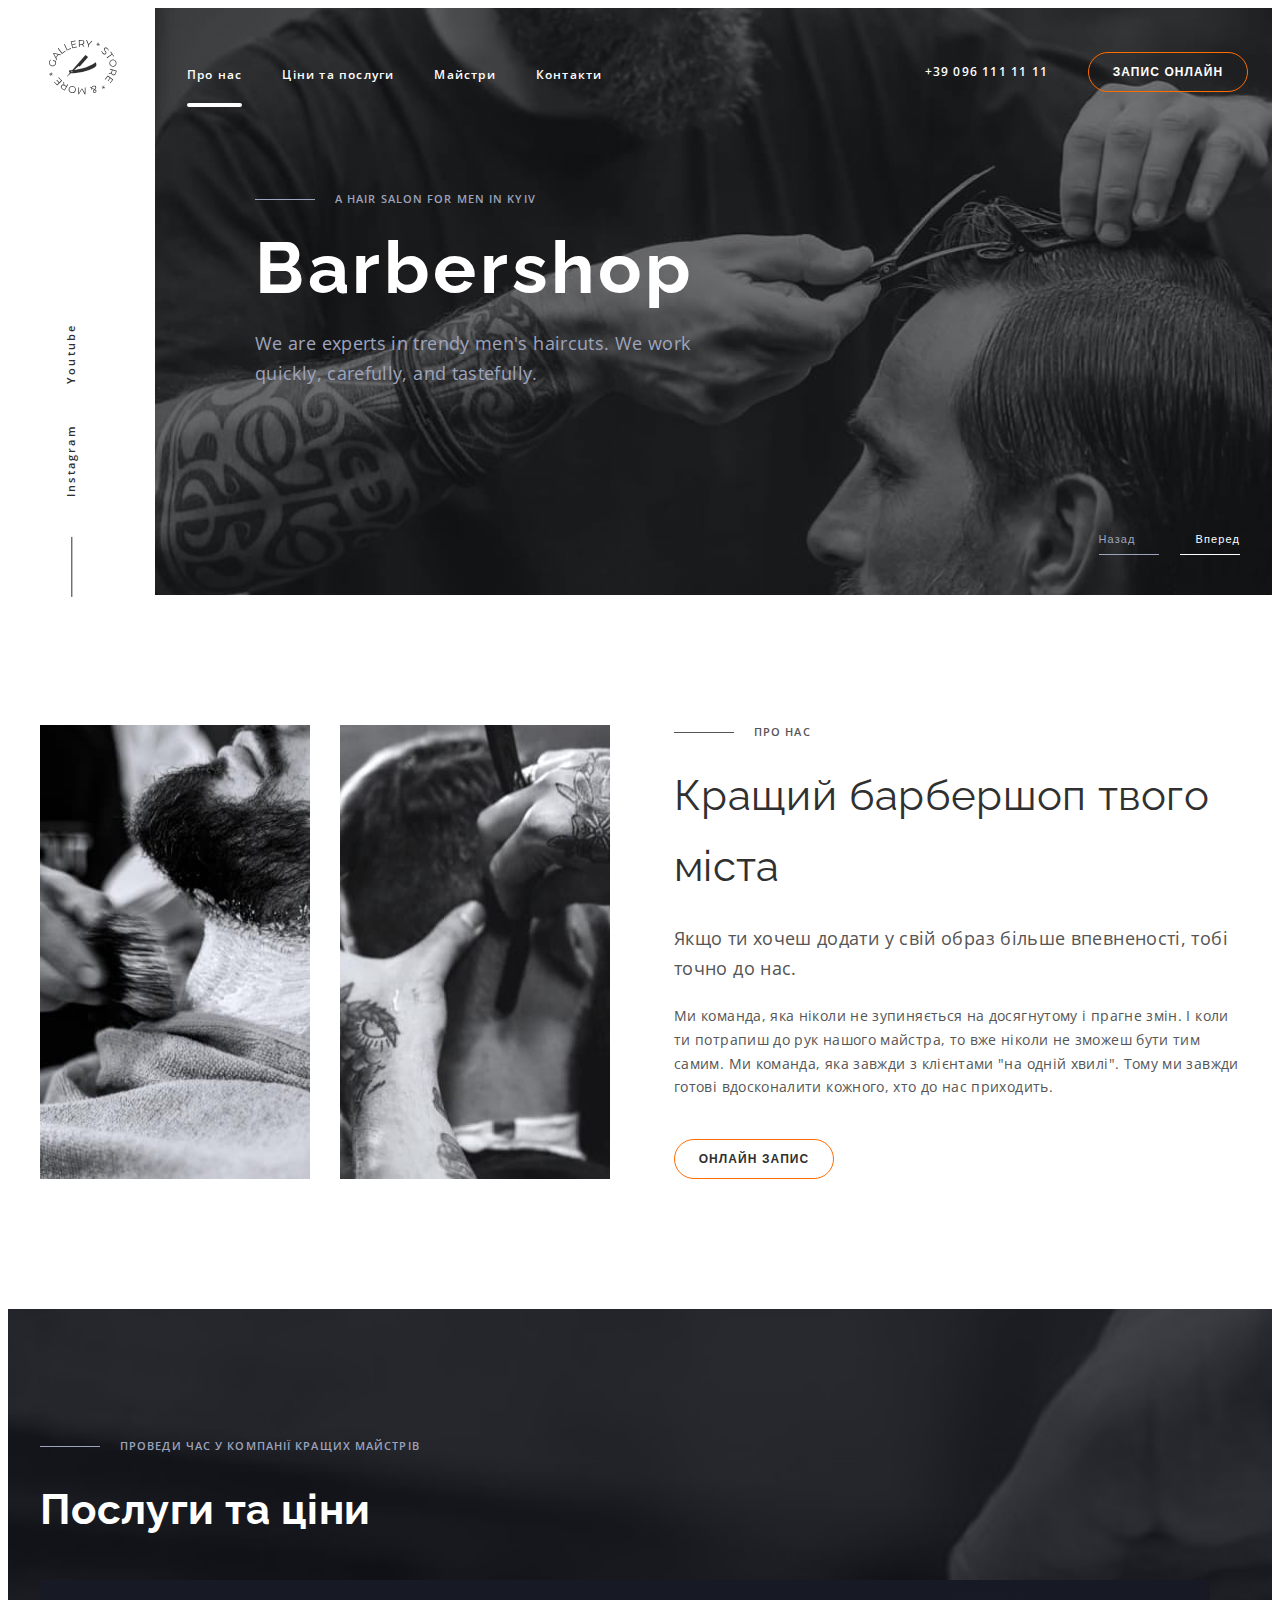
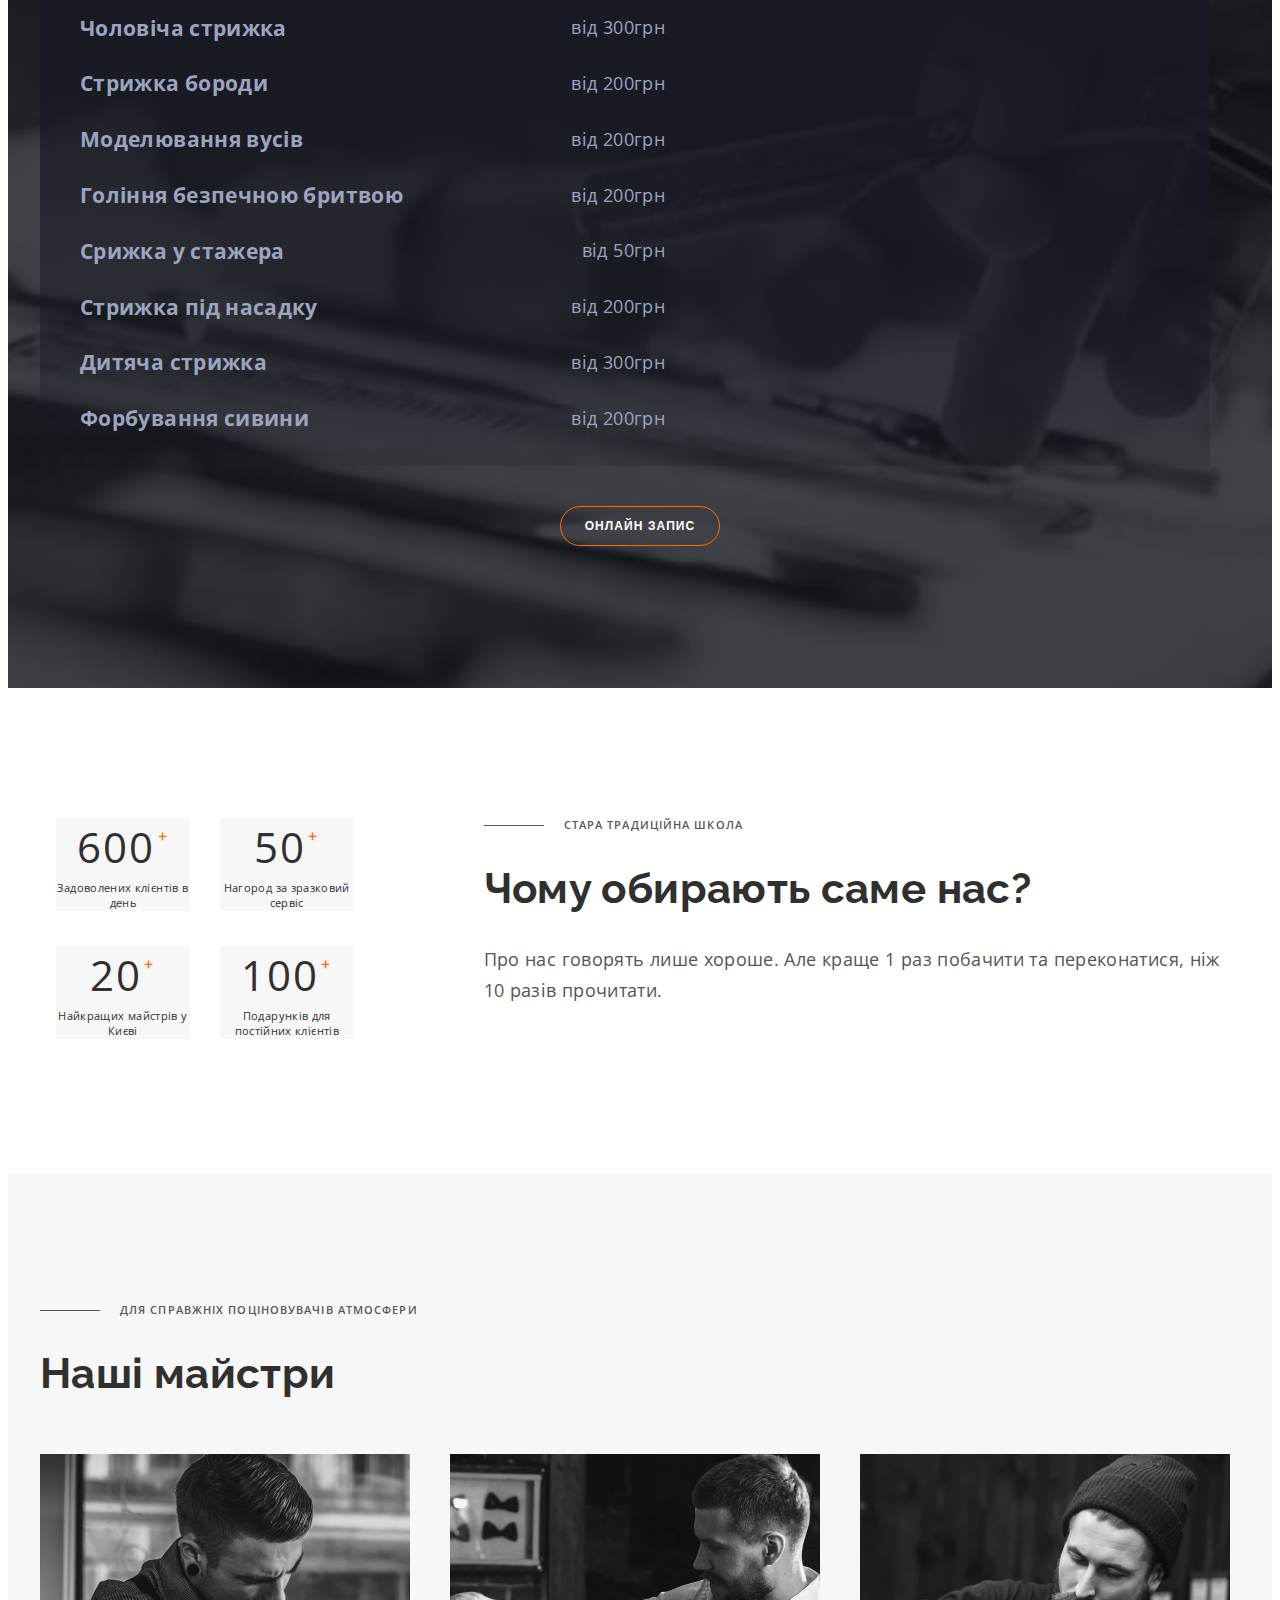
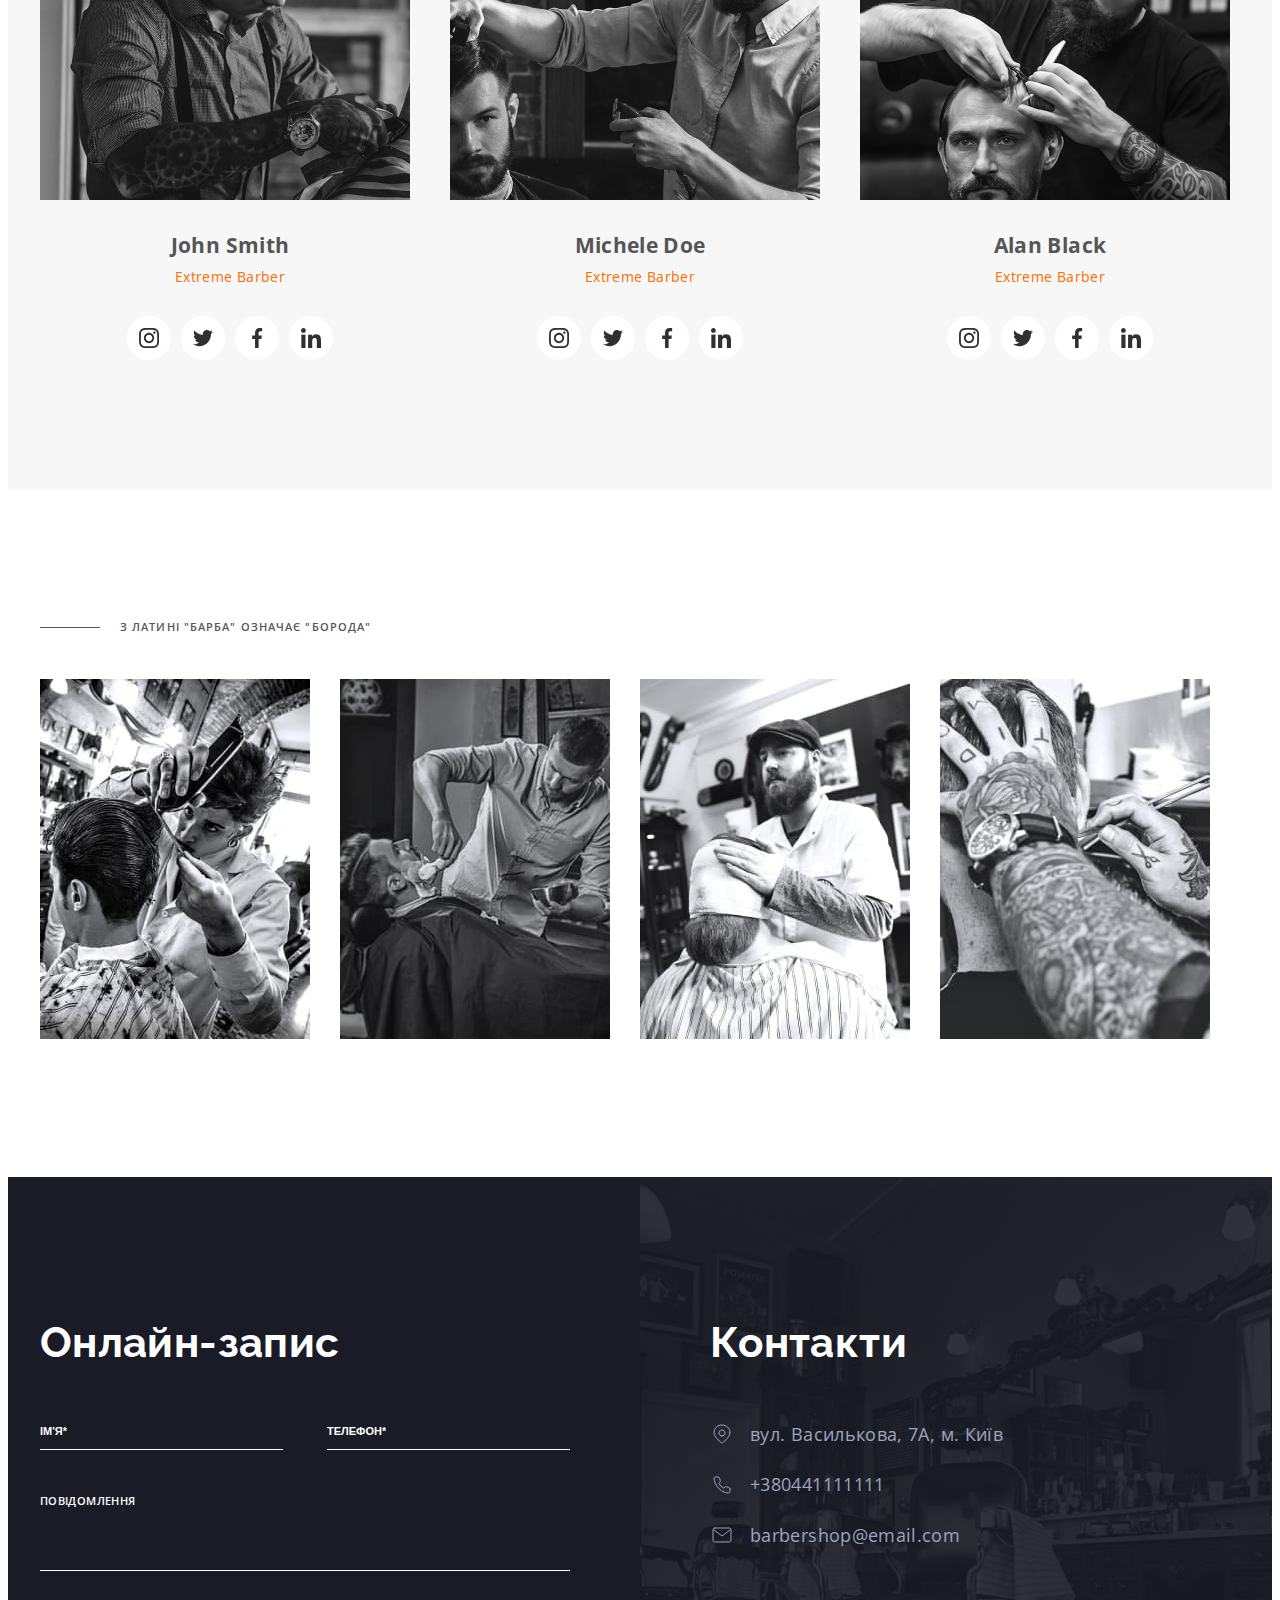
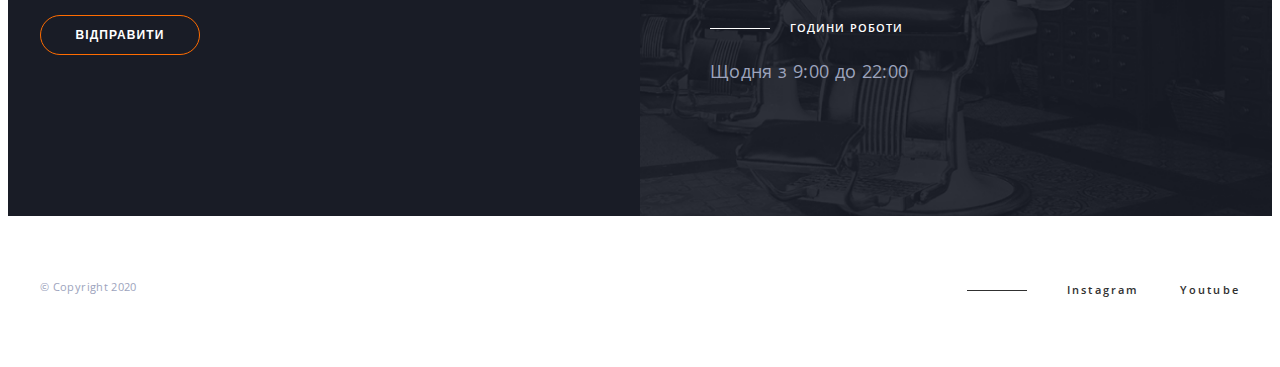
<file: index.html>
<!DOCTYPE html>
<html lang="uk">
<head>
    <meta charset="UTF-8">
    <meta http-equiv="X-UA-Compatible" content="IE=edge">
    <meta name="viewport" content="width=device-width, initial-scale=1.0">
    <title>Barbershop</title>
    
    <link rel="preconnect" href="https://fonts.googleapis.com">
    <link rel="preconnect" href="https://fonts.gstatic.com" crossorigin>
    <link href="https://fonts.googleapis.com/css2?family=Open+Sans:wght@400;600&family=Raleway:wght@700&display=swap"
        rel="stylesheet">
        <link rel="stylesheet" href="https://cdnjs.cloudflare.com/ajax/libs/modern-normalize/1.1.0/modern-normalize.min.css"
            integrity="sha512-wpPYUAdjBVSE4KJnH1VR1HeZfpl1ub8YT/NKx4PuQ5NmX2tKuGu6U/JRp5y+Y8XG2tV+wKQpNHVUX03MfMFn9Q=="
            crossorigin="anonymous" referrerpolicy="no-referrer" />

    <link rel="stylesheet" href="./css/styles.css">
</head>
<body>
    <header class="header">
        <div class="container">
            <div class="header-container-mobile">
                <a href="#">
                    <svg class="logo">
                        <use href="./images/icons.svg#logo">
                        </use>
                    </svg>
                </a>
                <button type="button" class="menu-toggle js-open-menu" aria-expanded="false"
          aria-controls="mobile-menu">
                    <svg class="icon-mobile-menu">
                        <use href="./images/icons.svg#icon-mobile-menu"></use>
                    </svg>
                </button>
            </div>
            <div class="header-container-desktop">
                <nav class="main-nav">
                    <a href="#">
                        <svg class="logo">
                            <use href="./images/icons.svg#logo">
                            </use>
                        </svg>
                    </a>
                    <ul class="header-menu">
                        <li class="item"><a class="header-link current" href="#about">Про нас</a></li>
                        <li class="item"><a class="header-link" href="#pricing">Ціни та послуги</a></li>
                        <li class="item"><a class="header-link" href="#masters">Майстри</a></li>
                        <li class="item"><a class="header-link" href="#contacts">Контакти</a></li>
                    </ul>
                    
                </nav>
                <div class="header-contacts">
                    <a class="header-link phone" href="tel:+380961111111">+39 096 111 11 11</a>
                    <button class="button data-modal-open" type="button" data-modal-open>Запис онлайн</button>
                </div>
                
            </div>
            
        </div>
    </header>
    <main>
        <!-- hero-section -->
        <section class="hero-section">
            <div class="container">
                <div class="hero-container">
                    <ul class="hero-socials">
                        <li><a class="hero-social-link soc-link-instagram" href="">Instagram</a></li>
                        <li><a class="hero-social-link " href="">Youtube</a></li>                    
                    </ul>
                    
                        <p class=" section-tagline hero-tagline" lang="en">A hair salon for men in Kyiv</p>
                        <h1 class="hero-title" lang="en">Barbershop</h1>
                        <p class="hero-text" lang="en">We are experts in trendy men's haircuts. We work quickly, carefully, and tastefully.
                        </p>
                        <ul class="carousel-btns">
                            <li>
                                <button type="button" class="carousel-btn carousel-prev" disabled>Назад</button>
                            </li>
                            <li>
                                <button type="button" class="carousel-btn carousel-next">Вперед</button>
                            </li>
                        </ul>
                    
                </div>
                
                
            </div>
        </section>
        <!-- about section -->
        <section class="section about" id="about">
            <div class="container">
                <div class="about-container">
                    <div class="about-images-desktop">
                        <img srcset="./images/beard.jpg 1x, ./images/beard@2x.jpg 2x" src="./images/beard.jpg" alt="beard shaving" width="270">
                        <img srcset="./images/hair-cut.jpg 1x, ./images/hair-cut@2x.jpg 2x" src="./images/hair-cut.jpg" alt="hair-cutting" width="270">
                    </div>
                    <div class="about-images-tablet">
                        <img srcset="./images/tablet-beard.jpg 1x, ./images/tablet-beard@2x.jpg 2x" src="./images/tablet-beard.jpg" alt="beard shaving" width="330">
                        <img srcset="./images/tablet-hair-cut.jpg 1x, ./images/tablet-hair-cut@2x.jpg 2x" src="./images/tablet-hair-cut.jpg" alt="hair-cutting" width="330">
                    </div>
                    <div class="about-content">
                        <h2 class="section-tagline">Про нас</h2>
                        <p class="section-title">Кращий барбершоп твого міста</p>
                        <p>Якщо ти хочеш додати у свій образ більше впевненості, тобі точно до нас.</p>
                        <p class="text">Ми команда, яка ніколи не зупиняється на досягнутому і прагне змін. І коли ти потрапиш до рук нашого
                            майстра, то вже
                            ніколи не зможеш бути тим самим. Ми команда, яка завжди з клієнтами "на одній хвилі". Тому ми завжди готові
                            вдосконалити
                            кожного, хто до нас приходить.</p>
                        <button class="button button-dark" type="button" about-data-modal-open >Онлайн запис</button>
                    </div>
                </div>
   
            </div>
        </section>
                <!-- pricing section -->
                <section class=" section pricing-section" id="pricing">
                    <div class="container">
                       <div class="price-container">
                        <p class="section-tagline section-tagline-light">Проведи час у компанії кращих майстрів</p>
                        <h2 class="section-title section-title-light">Послуги та ціни</h2>
                        <ul class="pricing-list">
                            <li class="item">
                                <div class="service-price">
                                    <h3 class="service">Чоловіча стрижка</h3>
                                    <span class="service">від 300грн</span>
                                </div>
                        
                            </li>
                            <li class="item">
                                <div class="service-price">
                                    <h3 class="service">Стрижка бороди</h3>
                                    <span class="price">від 200грн</span>
                                </div>
                        
                            </li class="item">
                            <li class="item">
                                <div class="service-price">
                                    <h3 class="service">Моделювання вусів</h3>
                                    <span class="price">від 200грн</span>
                                </div>
                        
                            </li>
                            <li class="item">
                                <div class="service-price">
                                    <h3 class="service">Гоління безпечною бритвою</h3>
                                    <span class="price">від 200грн</span>
                                </div>
                        
                            </li>
                            <li class="item">
                                <div class="service-price">
                                    <h3 class="service">Срижка у стажера</h3>
                                    <span class="price">від 50грн</span>
                                </div>
                        
                            </li>
                            <li class="item">
                                <div class="service-price">
                                    <h3 class="service">Стрижка під насадку</h3>
                                    <span class="price">від 200грн</span>
                                </div>
                        
                            </li>
                            <li class="item">
                                <div class="service-price">
                                    <h3 class="service">Дитяча стрижка</h3>
                                    <span class="price">від 300грн</span>
                                </div>
                        
                            </li>
                            <li class="item">
                                <div class="service-price">
                                    <h3 class="service">Форбування сивини</h3>
                                    <span class="price">від 200грн</span>
                                </div>
                        
                            </li>
                        </ul>
                        <div class="price-button">
                            <button class="button" type="button" data-modal-open>Онлайн запис</button>
                        </div>
                       </div>

                         
                    </div>
            </div>
        </section> 
        <!-- ADVANTAGES section -->
        <section class="section achievements-section">
            <div class="container">
                <div class="achievements-container">
                    <ul class="achivements-list">
                        <li class="item">
                            <div class="point">
                                <p class="point-text"><span class="point-num">600</span>Задоволених клієнтів в день</p>
                            </div>
                            
                        </li>
                        <li class="item">
                            <div class="point">
                                <p class="point-text"><span class="point-num">50</span>Нагород за зразковий сервіс</p>
                            </div>
                            
                        </li>
                        <li class="item">
                            <div class="point">
                                <p class="point-text"><span class="point-num">20</span>Найкращих майстрів у Києві</p>
                            </div>
                            
                        </li>
                        <li class="item">
                            <div class="point">
                                <p class="point-text"><span class="point-num">100</span>Подарунків для постійних клієнтів</p>
                            </div>
                            
                        </li>
                    </ul>
                    <div class="achievements-content">
                        <p class="section-tagline">Стара традиційна школа</p>
                        <h2 class="section-title">Чому обирають саме нас?</h2>
                        <p>Про нас говорять лише хороше. Але краще 1 раз побачити та переконатися, ніж 10 разів прочитати.</p>
                    </div>
                </div>
                
                
            </div>
        </section>
        <!-- masters section -->
        <section class="section masters-section" id="masters">
            <div class="container">
                
                <p class="section-tagline">Для справжніх поціновувачів атмосфери</p>
                <h2 class="section-title">Наші майстри</h2>
                <ul class="masters-list">
                    <li lang="en" class="master-item">
                        <div class="master-image">
                            <picture class="master-img">
                                <source srcset="./images/desktop-john.jpg 1x, ./images/desktop-john@2x.jpg 2x" media="(min-width: 1200px)">
                                <source srcset="./images/tablet-john.jpg 1x, ./images/tablet-john@2x.jpg 2x" media="(min-width: 768px)">
                                <source srcset="./images/mobile-john.jpg 1x, ./images/mobile-john@2x.jpg 2x" media="(max-width: 767px)">  
                                <img src="./images/mobile-jhon.jpg" alt="John Smith" >                                                  
                            </picture>
                            <div class="master-overlay">
                                <p>Lorem ipsum dolor sit amet, consectetur adipisicing elit. Eum, labore quas! Eum nihil odio, ipsum dolorum adipisci similique eaque reiciendis atque iure repudiandae cupiditate neque maiores maxime dolorem veritatis tempora.</p>
                            </div>

                        </div>
                        
                        <div class="master-info">
                            <h3 class="barber-name">John Smith</h3>
                            <p class="about-barber">Extreme Barber</p>
                            <ul class="social-list">
                                <li class="social-item">
                                    <a href="" class="social-link">
                                        <svg class="social-icon">
                                            <use href="./images/icons.svg#instagram"></use>
                                        </svg>
                                    </a>
                                </li>
                                <li class="social-item">
                                    <a href="" class="social-link">
                                        <svg class="social-icon">
                                            <use href="./images/icons.svg#twitter"></use>
                                        </svg>
                                    </a>
                                </li>
                                <li class="social-item">
                                    <a href="" class="social-link">
                                        <svg class="social-icon">
                                            <use href="./images/icons.svg#facebook"></use>
                                        </svg>
                                    </a>
                                </li>
                                <li class="social-item">
                                    <a href="" class="social-link">
                                        <svg class="social-icon">
                                            <use href="./images/icons.svg#linkedin"></use>
                                        </svg>
                                    </a>
                                </li>
                            </ul>
                        </div>
                        
                    </li>
                    <li lang="en" class="master-item">
                        <div class="master-image">
                            <picture class="master-img">
                                <source srcset="./images/desktop-michele.jpg 1x, ./images/desktop-michele@2x.jpg 2x" media="(min-width: 1200px)">
                                <source srcset="./images/tablet-michele.jpg 1x, ./images/tablet-michele@2x.jpg 2x" media="(min-width: 768px)">
                                <source srcset="./images/mobile-michele.jpg 1x, ./images/mobile-michele@2x.jpg 2x" media="(max-width: 767px)">
                                <img src="./images/mobile-michele.jpg" alt="Michele Doe">
                            </picture>
                            <div class="master-overlay">
                                <p>Lorem ipsum dolor sit amet, consectetur adipisicing elit. Eum, labore quas! Eum nihil odio, ipsum dolorum
                                    adipisci similique eaque reiciendis atque iure repudiandae cupiditate neque maiores maxime dolorem veritatis
                                    tempora.</p>
                            </div>
                        
                        </div>
                        <div class="master-info">
                            <h3 class="barber-name">Michele Doe</h3>
                            <p class="about-barber">Extreme Barber</p>
                            <ul class="social-list">
                                <li class="social-item">
                                    <a href="" class="social-link">
                                        <svg class="social-icon">
                                            <use href="./images/icons.svg#instagram"></use>
                                        </svg>
                                    </a>
                                </li>
                                <li class="social-item">
                                    <a href="" class="social-link">
                                        <svg class="social-icon">
                                            <use href="./images/icons.svg#twitter"></use>
                                        </svg>
                                    </a>
                                </li>
                                <li class="social-item">
                                    <a href="" class="social-link">
                                        <svg class="social-icon">
                                            <use href="./images/icons.svg#facebook"></use>
                                        </svg>
                                    </a>
                                </li>
                                <li class="social-item">
                                    <a href="" class="social-link">
                                        <svg class="social-icon">
                                            <use href="./images/icons.svg#linkedin"></use>
                                        </svg>
                                    </a>
                                </li>
                            </ul>
                        </div>
                    </li>
                    <li lang="en" class="master-item">
                        <div class="master-image">
                            <picture class="master-img">
                                <source srcset="./images/desktop-alan.jpg 1x, ./images/desktop-alan@2x.jpg 2x" media="(min-width: 1200px)">
                                <source srcset="./images/tablet-alan.jpg 1x, ./images/tablet-alan@2x.jpg 2x" media="(min-width: 768px)">
                                <source srcset="./images/mobile-alan.jpg 1x, ./images/mobile-alan@2x.jpg 2x" media="(max-width: 767px)">
                                <img src="./images/mobile-alan.jpg" alt="Alan Black">
                            </picture>
                            <div class="master-overlay">
                                <p>Lorem ipsum dolor sit amet, consectetur adipisicing elit. Eum, labore quas! Eum nihil odio, ipsum dolorum
                                    adipisci similique eaque reiciendis atque iure repudiandae cupiditate neque maiores maxime dolorem veritatis
                                    tempora.</p>
                            </div>
                        
                        </div>
                        <div class="master-info">
                            <h3 class="barber-name">Alan Black</h3>
                            <p class="about-barber">Extreme Barber</p>
                            
                            <ul class="social-list">
                                <li class="social-item">
                                    <a href="" class="social-link">
                                        <svg class="social-icon">
                                            <use href="./images/icons.svg#instagram"></use>
                                        </svg>
                                    </a>
                                </li>
                                <li class="social-item">
                                    <a href="" class="social-link">
                                        <svg class="social-icon">
                                            <use href="./images/icons.svg#twitter"></use>
                                        </svg>
                                    </a>
                                </li>
                                <li class="social-item">
                                    <a href="" class="social-link">
                                        <svg class="social-icon">
                                            <use href="./images/icons.svg#facebook"></use>
                                        </svg>
                                    </a>
                                </li>
                                <li class="social-item">
                                    <a href="" class="social-link">
                                        <svg class="social-icon">
                                            <use href="./images/icons.svg#linkedin"></use>
                                        </svg>
                                    </a>
                                </li>
                            </ul>
                        </div>
                    </li>
                </ul>
            </div>
        </section>
        <section class="section workprocess-section">
            <div class="container">
                <p class="section-tagline">З латині "барба" означає "борода"</p>
            <ul class="workprocess-container">
                <li class="workprocess-item">
                    <picture  class="workprocess-img">
                        <source srcset="../images/workprocess1.jpg 1x, ./images/workprocess1@2x.jpg 2x" media="(min-width: 1200px)">
                        <source srcset="./images/tablet-work-process1.jpg 1x, ./images/tablet-work-process1@2x.jpg 2x" media="(min-width: 768px)">
                        <source srcset="./images/mobile-work-process1.jpg 1x, ./images/mobile-work-process1@2x.jpg 2x" media="(max-width: 767px)">
                        <img src="./images/workprocess1.jpg" alt="hair-cutting process">
                    </picture>
                </li>
                <li class="workprocess-item">
                    <picture  class="workprocess-img">
                        <source srcset="../images/workprocess2.jpg 1x, ./images/workprocess2@2x.jpg 2x" media="(min-width: 1200px)">
                        <source srcset="./images/tablet-work-process2.jpg 1x, ./images/tablet-work-process2@2x.jpg 2x" media="(min-width: 768px)">
                        <source srcset="./images/mobile-work-process2.jpg 1x, ./images/mobile-work-process2@2x.jpg 2x" media="(max-width: 767px)">
                        <img src="./images/workprocess2.jpg" alt="shaving process">
                    </picture>
                </li>
                <li class="workprocess-item">
                    <picture class="workprocess-img">
                        <source srcset="../images/workprocess3.jpg 1x, ./images/workprocess3@2x.jpg 2x" media="(min-width: 1200px)">
                        <source srcset="./images/tablet-work-process3.jpg 1x, ./images/tablet-work-process3@2x.jpg 2x"
                            media="(min-width: 768px)">
                        <source srcset="./images/mobile-work-process3.jpg 1x, ./images/mobile-work-process3@2x.jpg 2x"
                            media="(max-width: 767px)">
                        <img src="./images/workprocess3.jpg" alt="hair-wash">
                    </picture>
                </li>
                <li class="workprocess-item">
                    <picture class="workprocess-img">
                        <source srcset="../images/workprocess4.jpg 1x, ./images/workprocess4@2x.jpg 2x" media="(min-width: 1200px)">
                        <source srcset="./images/tablet-work-process4.jpg 1x, ./images/tablet-work-process4@2x.jpg 2x"
                            media="(min-width: 768px)">
                        <source srcset="./images/mobile-work-process4.jpg 1x, ./images/mobile-work-process4@2x.jpg 2x"
                            media="(max-width: 767px)">
                        <img src="./images/workprocess4.jpg" alt="hair-cutting process">
                    </picture>
                </li>
            </ul>
            </div>
        </section>
        <section  class='contacts-section' id="contacts">
            <div class="container">
                <div class="contact-container">
                    
                    <div class="contact-form">
                        <h2 class="section-title section-title-light">Онлайн-запис</h2>

                        <form name="contact-form" class="form">
                            <div class="form-container">
                                <div class="form-field">
                                    <label for="user-name" class="visually-hidden">Ім'я*</label>
                                    <input type="text" name="user-name" id="user-name" class="form-input" placeholder="Ім'я*">
                                </div>
                                <div class="form-field">
                                    <label for="user-name" class="visually-hidden">Телефон*</label>
                                    <input type="tel" name="user-tel" id="user-name" class="form-input" placeholder="Телефон*">
                                </div>
                                <div class="form-textarea">
                                    <label for="user-comment" class="form-label">Повідомлення</label>
                                    <input type="textarea" name="user-comment" id="user-comment" class="form-input comment-area">
                                </div>
                            </div>
                            <div class="form-button">
                                <button type="submit" class="button">Відправити</button>
                            </div>
                            
                        </form>
                    </div>
                    <div class="contact-info">
                        
                        <h2 class="section-title section-title-light">Контакти</h2>
                        <div class="contact-data">
                            <address>
                                <ul class="contacts-list">
                                    <li>
                            
                                        <a href="#" class="contact-link">
                                            <svg class="contact-icon">
                                                <use href="./images/icons.svg#map-pin"></use>
                                            </svg>
                                            вул. Василькова, 7А, м. Київ
                                        </a>
                                    </li>
                                    <li>
                                        <a href="tel:+38 044 111 11 11" class="contact-link">
                                            <svg class="contact-icon">
                                                <use href="./images/icons.svg#phone"></use>
                                            </svg>
                                            +380441111111
                                        </a>
                                    </li>
                                    <li>
                                        <a href="mailto:barbershop@email.com" class="contact-link">
                                            <svg class="contact-icon">
                                                <use href="./images/icons.svg#mail"></use>
                                            </svg>
                                            barbershop@email.com
                            
                                        </a>
                                    </li>
                                </ul>
                            </address>
                            <div>
                                <p class="section-tagline section-tagline-light">Години роботи</p>
                                <p class="work-hours">Щодня з 9:00 до 22:00</p>
                            </div>
                        </div>
                        
                    </div>
                </div>
            </div>
           
        </section>
    </main>
    <footer class="footer">
        <div class="container">
            <p class="footer-copyright"> &copy; Copyright 2020</p>
            <ul class="footer-list">
                <li><a href="" class="footer-soc-link soc-link-instagram" >Instagram</a></li>
                <li><a href="" class="footer-soc-link">Youtube</a></li>
            </ul>
        </div>
        
        
    </footer>
    <div class="backdrop is-hidden" data-modal>
        <div class="modal">
            <button class="modal-close" data-modal-close>Закрити</button>
            <h2 class="section-title">Форма запису</h2>
            <form  class="modal-contacts-form" name="contacts-form" autocomplete="off" novalidate>
                <div>
                    <label for="user-name">Ім'я</label>
                    <input type="text" name="user-name" id="user-name" class="modal-form-input" placeholder=" " required>
                </div>
                <div>
                    <label lang="en" for="user-email">E-mail</label>
                    <input type="email" name="user-email" id="user-email" class="modal-form-input" placeholder=" " required>
                </div>
                <div>
                    <label for="user-phone">Телефон</label>
                    <input type="number" name="user-phone" id="user-phone" class="modal-form-input" placeholder=" " required>
                </div>
                <div>
                    <label for="user-comment">Коментар</label>
                    <textarea name="comment" id="user-comment" class="modal-form-input comment-area" placeholder=" "></textarea>
                </div>
                <div class="form-button">
                    <button type="submit" class="button button-dark"> Відправити</button>
                </div>
            </form>
        </div>
    </div>

    <!-- Mobile Menu -->
    <div class="menu-container-backdrop js-menu-container" id="mobile-menu">
        <div class="menu-container">
            <button class="menu-toggle js-close-menu">
                <svg class="mobile-icon-close" width="32px" height="32px">
                    <use href="./images/icons.svg#icon-close"></use>
                </svg>
            </button>

            
            <div class="mobile-menu-content">
                <ul class="mobile-header-menu">
                    <li class="item"><a class="mobile-header-link" href="#about">Про нас</a></li>
                    <li class="item"><a class="mobile-header-link" href="#pricing">Ціни та послуги</a></li>
                    <li class="item"><a class="mobile-header-link" href="#masters">Майстри</a></li>
                    <li class="item"><a class="mobile-header-link" href="#contacts">Контакти</a></li>
                </ul>
                <div class="mobile-contacts">
                    <a class="mobile-header-link phone" href="tel:+380961111111">+39 096 111 11 11</a>
                    <button class="button button-dark" type="button" data-modal-open>Запис онлайн</button>
                </div>
                <ul class="mobile-menu-socials">
                    <li><a class="mobile-social-link soc-link-instagram" href="">Instagram</a></li>
                    <li><a class="mobile-social-link" href="">Youtube</a></li>
                </ul>
            </div>
            
        </div>
    </div>
    <script src="./js/modal.js"></script>
    <script src="./js/mobile-menu.js"></script>
</body>
</html>
</file>
<file: css/styles.css>
:root{
    --primary-bg-color:#fff;
    --seconsary-bg-color:#F7F7F7;
    --third-bg-color: #FF6C00;
       
    --primary-text-color: #555555;
    --secondary-text-color: #9DA4BD;
    --third-text-color: #303030;

    --h2-fnt-sz: 42px;
    --small-fnt-sz: 11px;
    --h-family:"Raleway", sans-serif;
    --standart-line-height: 1.36;
    --h2-line-height: 1.16px.
    

}
html{
    scroll-behavior: smooth;
}
*{
    /* outline: 1px solid green; */
}
/* base */
body{
    color: var(--primary-text-color);
    background-color:var(--primary-bg-color);
    font-family: "Open Sans", sans-serif;
    font-weight: 400;
    font-size: 18px;
    line-height: 1.7;
    letter-spacing: 0.02em;
    
}
ul{
    list-style-type: none;
    margin:0;
    padding:0;
}
p, h1, h2, h3, h4, h5, h6{
    margin-bottom: 0;
    margin-top: 0;
}
.section{
    padding-top: 84px;
    padding-bottom: 84px;

}
@media (min-width: 768px) and (max-width: 1199px) {
  .section {
      padding-top: 100px;
      padding-bottom: 100px;
  }
}
@media (min-width: 1200px){
.section {
    padding-top: 130px;
    padding-bottom: 130px;
  }
}
.container{
    width: 100%;
    max-width: 418px;
    margin: 0 auto;
    padding: 0 15px;
    
}
@media (min-width: 768px) and (max-width: 1199px){
  .container {
      
      max-width: 720px;
      margin: 0 auto;
      padding: 0;
  
    }
}
@media (min-width: 1200px){
  .container {
      max-width: 1200px;
      margin: 0 auto;
      padding: 0 15px;
  
    }
}
/* common h2 */


/* HEADER */

.header{
position:absolute;
top:0;
width: 100%;
padding-top: 40px;
z-index: 1;
}
.header-container-mobile {
  display: flex;
  justify-content: space-between;
  align-items: center;
}

.menu-toggle {
  background-color: transparent;
  border: none;
  padding: 0;
}

.icon-mobile-menu {
  width: 40px;
  height: 40px;
  fill: var(--primary-bg-color);
  width: 40px;
  height: 40px;
  stroke: none;
  display: flex;
  justify-content: center;
  align-items: center;
}

.logo {
  fill: var(--primary-bg-color);
  width: 69px;
  height: 55px;
}

.header-container-desktop {
  display: none;
}
 
@media (min-width: 768px){
.header-container-desktop {
    display: flex;
    align-items: center;
    gap: 40px;
    flex-grow: 1;
  }
  .header-container-mobile{
    display: none;
  }
    .logo {
      fill: var(--third-text-color);
      width: 69px;
      height: 55px;
    }
}
@media (min-width: 768px) and (max-width: 1199px) {
  .header-container {
      display: flex;
      align-items: flex-start;
      gap: 40px;
      flex-grow: 1;
    }
  .header-contacts {
      display: flex;
      flex-direction: column-reverse;
      align-items: center;
      column-gap: 20px;
    }
  .header-menu {
    display: flex;
    gap: 24px;
  }
}
@media (min-width: 1200px) {
  .header-container {
      display: flex;
      align-items: center;
      gap: 40px;
      flex-grow: 1;
    }
  .header-contacts {
      display: flex;
      flex-direction: row;
      align-items: center;
      gap: 40px;
    }
  .header-menu {
    display: flex;
    gap: 40px;
  }
}

.main-nav{
    display: flex;
    align-items: center;
    flex-grow: 1;
    gap: 70px;
}

.header-link, .social-link{
    text-decoration: none;
} 
.header-link{
    color: var(--primary-bg-color);
    font-size: 12px;
    line-height: 1.33;
    font-weight: 600;
    letter-spacing: 0.1em;
    padding: 24px 0;
    position: relative;
}
.header-link.current::after{
  content: '';
  width: 100%;
  height: 4px;
  background-color: currentColor;
  display: block;
  border-radius: 2px;
  position: absolute;
  bottom: 0;
  left: 0;
}
.header-link.phone, .mobile-heder-link.phone {
    text-transform: uppercase;
}
.header-link:hover, .header-link:focus{
    color: var(--third-bg-color);
}
.button{
    color: var(--primary-bg-color);
    background-color: transparent;
    border: 1px solid var(--third-bg-color);
    border-radius: 25px;
    font-size: 12px;
    line-height: 1.33;
    font-weight: 600;
    text-transform: uppercase;
    letter-spacing: 0.09em;
    width: 160px;
    height: 40px;
    padding: 12px 20px;
    cursor: pointer;
}
.button-dark {
    color: var(--third-text-color);
    background-color: transparent;
    border: 1px solid var(--third-bg-color);
    border-radius: 25px;
    font-size: 12px;
    line-height: 1.33;
    font-weight: 600;
    text-transform: uppercase;
    letter-spacing: 0.09em;
    width: 160px;
    height: 40px;
    padding: 12px 20px;
    cursor: pointer;

}
.button:hover, 
.button:focus {
    background-color: var(--third-bg-color);
}


/* MAIN */
.section-tagline {
  display:flex;
  align-items: center;
  gap: 20px;
    font-style: normal;
    font-weight: 600;
    font-size: var(--small-fnt-sz);
    line-height: var(--standart-line-height);
    letter-spacing: 0.1em;
    text-transform: uppercase;
}
.section-tagline::before{
  content:'';
  display: block;
  width: 60px;
  height: 1px;
  background-color: currentColor;
}

.section-tagline-light {
    color: var(--secondary-text-color);
}

.section-title {
    font-family: var(--h-family);
    font-size: var(--h2-fnt-sz);
    color: var(--third-text-color);
    line-height: var(--h2-line-height);

}

.section-title-light {
    color: var(--primary-bg-color);
}

.text {
    font-size: 14px;
}
/* hero section */
.hero-section{
  background-color: var(--primary-text-color);
  background-image: linear-gradient(rgba(25, 28, 38, 0.2), rgba(25,
    28,
    38,
    0.2)), url(../images/mobile-hero-bg.jpg);
  background-repeat: no-repeat;
  background-position: center;
  background-size: cover;
}

@media (min-device-pixel-ratio: 2),
(-webkit-min-device-pixel-ratio: 2),
(min-resolution: 192dpi),
(min-resolution: 2dppx) {
  .hero-section {
    background-image: linear-gradient(rgba(25, 28, 38, 0.2), rgba(25,
      28,
      38,
      0.2)), url(../images/mobile-hero-bg@2x.jpg);
    background-repeat: no-repeat;
    background-position: center;
    background-size: cover;
  }
}
@media (min-width: 767px){
  .hero-section {
    background-image: linear-gradient(rgba(25, 28, 38, 0.2), rgba(25,
      28,
      38,
      0.2)), url(../images/tablet-hero-bg.jpg);
    background-repeat: no-repeat;
    background-position: center;
    background-size: cover;
  }
}
@media (min-width: 768px) and (max-width: 1199px) and (min-device-pixel-ratio: 2),
(min-width: 768px) and (max-width: 1199px) and (-webkit-min-device-pixel-ratio: 2),
(min-width: 768px) and (max-width: 1199px) and (min-resolution: 192dpi),
(min-width: 768px) and (max-width: 1199px) and (min-resolution: 2dppx)  {
  .hero-section {
    background-image: linear-gradient(rgba(25, 28, 38, 0.2), rgba(25,
          28,
          38,
          0.2)), url(../images/tablet-hero-bg@2x.jpg);
    background-repeat: no-repeat;
    background-position: center;
    background-size: cover;
  }
}
@media (min-width: 1200px) {
  .hero-section {
    background-image: linear-gradient(rgba(25, 28, 38, 0.2), rgba(25,
          28,
          38,
          0.2)), url(../images/desktop-bg.jpg);
    background-repeat: no-repeat;
    background-position: center;
    background-size: cover;
  }
}
@media (min-width: 1200px) and (min-device-pixel-ratio: 2),
(min-width: 1200px) and (-webkit-min-device-pixel-ratio: 2),
(min-width: 1200px) and (min-resolution: 192dpi),
(min-width: 1200px) and (min-resolution: 2dppx) {
  .hero-section {
      background-image: linear-gradient(rgba(25, 28, 38, 0.2), rgba(25,
            28,
            38,
            0.2)), url(../images/desktop-bg@2x.jpg);
      background-repeat: no-repeat;
      background-position: center;
      background-size: cover;
    }
}



.hero-container{
  padding-left: 0;
  padding-top: 184px;
  padding-bottom: 206px;
  position: relative;
  
}
@media (min-width: 767px) {
  .hero-container {
      padding-left: 215px;
      padding-top: 184px;
      padding-bottom: 206px;
      position: relative;
  
    }
    .hero-container::before {
      content: '';
      position: absolute;
      top: 0;
      left: -100%;
      height: 100%;
      width: calc(100% + 115px);
      background-color: var(--primary-bg-color);
    }
}


.hero-socials {
  display: none;
}
@media (min-width: 768px){
  .hero-socials {
      display: flex;
      gap: 40px;
      transform: rotate(-90deg);
      list-style: none;
      position: absolute;
      bottom: 170px;
      left: -58px;
    }
}
.hero-social-link {
  color: var(--third-text-color);
  font-weight: 600;
  font-size: var(--small-fnt-sz);
  line-height: var(--standart-line-height);
  letter-spacing: 0.2em;
  text-decoration: none;

}

.hero-social-link:hover,
.hero-social-link:focus {
    color: var(--third-bg-color);

}
.soc-link-instagram{
  position: relative;
}
.soc-link-instagram::before{
  display: block;
  content:'';
  height: 1px;
  width: 60px;
  background-color: var(--third-text-color);

  position: absolute;
  top: 50%;
  left: -100px;
}
.hero-title{
    color: var(--primary-bg-color);
    font-family: "Raleway", sans-serif;
    font-size: 48px;
    letter-spacing: 0.05em;
    line-height: var(--h2-line-height);

}
@media (min-width: 1200px){
  .hero-title {
      
      font-size: 72px;
      
    }
}
.hero-tagline{
    color: var(--secondary-text-color);
    font-weight: 600;
    font-size: var(--small-fnt-sz);
    line-height: var(--standart-line-height);
    letter-spacing: 0.1em;
    text-transform: uppercase;
}
.hero-text{
    color: var(--secondary-text-color);
    line-height: 1.66;
    font-size: 16px;
    width: 100%;
    max-width: 306px;
    text-align: left;
}
@media (min-width: 1200px) {
  .hero-text {
    max-width: 355px;
  }
}
@media (min-width: 1200px) {
  .hero-text {
    max-width: 500px;
    font-size: 18px;

  }
}
.carousel-btns {
  display: none;
}
@media (min-width: 768px){
.carousel-btns {
    display: flex;
    /* text-align: right; */
    gap: 60px;
    align-items: center;
    position: absolute;
    right: 0;
    bottom: 40px;

  }

  .carousel-btn {
    font-size: var(--small-fnt-sz);
    line-height: var(--standart-line-height);
    letter-spacing: 0.1em;
    text-align: right;
    color: var(--primary-bg-color);
    background-color: transparent;
    border: none;
    padding: 8px 0;
    position: relative;
    cursor: pointer;


  }

  .carousel-btn::after {
    content: '';
    width: 60px;
    height: 1px;
    bottom: 0;

    position: absolute;
    background-color: currentColor;
    margin-top: 8px;

  }

  .carousel-prev {
    /* display: flex; */
    text-align: left;

  }

  .carousel-next {
    /* display: flex; */
    text-align: right;

  }

  .carousel-prev::after {
    left: 0;
  }

  .carousel-next::after {
    right: 0;
  }

  .carousel-btn[disabled] {

    color: var(--secondary-text-color);
  }
}


/* -----ABOUT section----- */
@media (min-width: 768px) {
.about-container{
    display: flex;
    gap: 30px;
    /* padding-top: 130px;
    padding-bottom: 130px;; */
    
  }
}
@media (min-width: 1200px) {
  .about-container {
      gap: 64px;
  
    }
}

@media (max-width: 767px){
  .about-images-desktop, .about-images-tablet{
    display: none;
  }
}

@media (min-width: 768px) and (max-width: 1199px) {
  .about-images-desktop {
    display: none;
  }
  .about-images-tablet{
    display: flex;
    flex-direction: column;
    gap: 30px;
  }
}
@media (min-width: 1200px){
  .about-images-desktop {
    display: flex;
    flex-shrink: 0;
    gap: 30px;

  }
  .about-images-tablet {
    display: none;
  }
}

.about-content{
  display:flex;
  flex-direction: column;
  gap: 20px;
}
.about-content .text {
  margin-bottom: 20px;
}

 /* -----Pricing section----- */
 .pricing-section{
    padding-bottom: 142px;
    padding-top: 130px;
    background-color: #111319;
    background-image: url(../images/price-bck.png);
    background-repeat: no-repeat;
    background-position: center;
    background-size: cover;
 }
@media (min-device-pixel-ratio: 2),
(-webkit-min-device-pixel-ratio: 2),
(min-resolution: 192dpi),
(min-resolution: 2dppx) {
  .pricing-section {
    background-image: url(../images/price-bck@2x.png);
    background-repeat: no-repeat;
    background-position: center;
    background-size: cover;
  }
}

@media (min-width: 767px) {
  .pricing-section {
      background-image: url(../images/tablet-price-bck.png);
      background-repeat: no-repeat;
      background-position: center;
      background-size: cover;
  }
}

@media (min-width: 768px) and (max-width: 1199px) and (min-device-pixel-ratio: 2),
(min-width: 768px) and (max-width: 1199px) and (-webkit-min-device-pixel-ratio: 2),
(min-width: 768px) and (max-width: 1199px) and (min-resolution: 192dpi),
(min-width: 768px) and (max-width: 1199px) and (min-resolution: 2dppx) {
  .pricing-section {
      background-image: url(../images/tablet-price-bck@2x.png);
      background-repeat: no-repeat;
      background-position: center;
      background-size: cover;
    }
}

@media (min-width: 1200px) {
  .pricing-section {
      background-image: url(../images/mobile-price-bck.png);
      background-repeat: no-repeat;
      background-position: center;
      background-size: cover;
    }
}

@media (min-width: 1200px) and (min-device-pixel-ratio: 2),
(min-width: 1200px) and (-webkit-min-device-pixel-ratio: 2),
(min-width: 1200px) and (min-resolution: 192dpi),
(min-width: 1200px) and (min-resolution: 2dppx) {
  .pricing-section {
      background-image: url(../images/mobile-price-bck@2x.png);
      background-repeat: no-repeat;
      background-position: center;
      background-size: cover;
    }
}



.pricing-list{
  width: 100%;
  max-width: 418px;
}
@media (min-width: 767px){
  .pricing-list {
    max-width: 690px;
  }
}
@media (min-width: 1200px) {
  .pricing-list {
    max-width: 1170px;
  }
}
.pricing-list .service, .pricing-list .price{
  color: var(--secondary-text-color);
}
.price-container .section-title{
  margin-bottom: 44px;
}
.pricing-section .section-tagline {
  margin-bottom: 20px;
}
.pricing-list {
  font-size: 14px;
  background: linear-gradient(180deg, #171A24 0%, rgba(23, 26, 36, 0.2) 100%);;
}

@media (min-width: 767px){
  .pricing-list {
    display: flex;
    flex-direction: column;
    gap: 20px;
    font-size: 18px;
  }
}
@media (min-width: 1200px) {
  .pricing-list {
    flex-direction: row;
    flex-wrap: wrap;
    margin: -10px 0;
    padding: 20px 0;
    gap: 0;
  }
}
.pricing-list .item {
  padding: 10px 20px;
}
@media (min-width: 768px){
  .pricing-list .item {
    padding: 10px 40px;
  }
}
 
@media (min-width: 1200px) {
  .pricing-list .item {
    flex-basis: calc(100%/2);
    padding: 10px 40px;
          /* outline: 1px solid green; */
  }
}
   
.service-price{
  display: flex;
  justify-content: space-between;
  align-items: center;
}
   
.price-button{
  display: flex;
  justify-content: center;
  padding-top: 50px;
  cursor: pointer;
}
  /* ADVNTAGE section */
@media (min-width: 1200){
  .achievements-section {
    padding-left: 100px;
    padding-right: 100px;
  }
}
.achievements-container {
  display: flex;
  flex-direction: column-reverse;
  gap: 44px;
  padding-left: 16px;
  padding-right: 16px;
}

@media (min-width: 767px) and (max-width: 1199px) {
  .achievements-container {
    gap: 64px;
  }
}
@media (min-width: 1200px) {
  .achievements-container {
    display: flex;
    flex-direction: row;
    gap: 130px;
  }
}
  
.achivements-list{
  display: flex;
  gap: 30px;
  width: 370px;
  flex-wrap: wrap;
  justify-self: center;
}
 @media (min-width: 767px) and (max-width: 1199px) {
    .achivements-list {
      margin-left: auto;
    }
  }
  .achivements-list .item{
    flex-basis: calc((100% - 30px)/2);
    
  }
  .point{
    background-color: var(--seconsary-bg-color);
    color:var(--third-text-color);
    /* padding: 20px 24px; */
    display: inline-block;
    width: 100%;
  }
  .achivements-list .point-text{
    font-size: var(--small-fnt-sz);
    line-height: var(--standart-line-height);
    text-align: center;
    margin: 0;
  }
  .achivements-list .point-num {
    font-size: var(--h2-fnt-sz);
    line-height: var(--standart-line-height);
    letter-spacing: 0.05em;
    display: flex;
    justify-content: center;
    gap: 2px;
    margin-bottom: 6px;
     
  }
    .point-num::after{
      content: '+';
      font-weight: 600;
      font-size: 16px;
      color: var(--third-bg-color);
      line-height: var(--standart-line-height);
      margin-top: 8px;
    }
.achievements-content{
  display: flex;
    flex-direction: column;
    gap: 20px;
}
@media (min-width: 767px) and (max-width: 1199px) {
  .achievements-content {
    width: 500px;
    margin-right: auto;
  }
}
  /* -----Masters section----- */
  .masters-section{
    background-color: var(--seconsary-bg-color);
  }
    
/* .masters-section .container{
  width: 100%;
  max-width: 418px;
  
}
@media (min-width: 768px) {
  .masters-section .container {
    max-width: 450px;
    }
}

@media (min-width: 1200px) {
  .masters-section .container {
    max-width:1200px;
    }
} */

.masters-section .section-title{
  margin-bottom: 44px;

}
.masters-section .section-tagline {
  margin-bottom: 20px;
}
 .master-info {
  padding: 30px 0 0 0;
 }
@media (min-width: 1200px) {
  .master-info {
      padding: 30px 20px 0 20px;
    }
}

  .masters-list{
    display: flex;
    flex-direction: column;
    justify-content: center;
    align-items: center;
    gap: 64px;
  }
  @media (min-width: 1200px) {
    .masters-list {
        display: flex;
        flex-direction: row;
        justify-content: center;
        flex-wrap: wrap;
        gap: 30px;
      }
  }
.master-item{
  flex-basis: 100%;
}

@media (min-width: 1200px) {
  .master-item {
    flex-basis: calc((100% - 2*30px)/3);
  }
}
  .master-image{
    position:relative;
    overflow: hidden;
    
    height: 346px
    
  }
  .master-img, .master-image {
    width: 100%;
    max-width: 418px;
  }
    .master-img {
      object-fit: contain;
    }
  
  @media (min-width: 767px) and (max-width: 1199px){
    .master-img, .master-image {
        max-width: 450px;
      }


  }
     @media (min-width: 1200px) {
       .master-img, master-image {
         max-width: 370px;
       }
  
     }
  .master-overlay {
      position: absolute;
      width: 100%;
      height: 100%;
      padding: 15px 10px;
      text-align: center;
      top: 0;
      left: 0;
      transform: translateY(100%);
      background-color: var(--third-bg-color);
      color: var(--seconsary-bg-color);
      
      transition: transform 300ms;
  
  }
  .master-item:hover .master-overlay, .master-item:focus .master-overlay{
      position: absolute;
      width: 100%;
      height: 100%;
      top: 0;
      left: 0;
      transform: translateY(0);
      background-color: var(--third-bg-color);
  
    }
  
   
  .masters-list .barber-name{
    line-height: 1.39;
    text-align: center;
    margin-bottom: 8px;

  }
  .masters-list .about-barber{
    color: var(--third-bg-color);
    font-size: 14px;
    line-height: var(--standart-line-height);
    text-align: center;
    margin-bottom: 30px;
  }
  .social-list{
    display: flex;
    gap: 10px;
    justify-content: center;
  }
  .social-item{
    width: 44px;
    height: 44px;
    position: relative;
    
  }
  .social-link{
    width: 100%;
    height: 100%;
    color: var(--third-text-color);
    display: block;
    background-color: #fff;
    border-radius: 50%;
    
  }
  .social-link:hover,
  .social-link:focus {
    color:var(--third-bg-color)
  }
  .social-icon{
    width: 20px;
    height: 20px;
    display: block;
    margin: 0;
    position: absolute;
    top: 50%;
    left: 50%;
    transform: translate(-50%, -50%);
    fill: currentColor
}


  /* workprocess section */
.workprocess-section .section-tagline{

  margin-bottom: 44px;
}
  .workprocess-container{
    display:flex;
    flex-direction: column;
    justify-content: center;
    align-items: center;
    gap: 30px;
    width: 100%;
    max-width: 418px;
  }
  @media (min-width: 767px){
    .workprocess-container {
        display: flex;
        flex-direction: row;
        flex-wrap: wrap;
        justify-content: center;
        gap: 30px;
        max-width: 690px;
      }
  }
@media (min-width: 1200px) {
  .workprocess-container {
    display: flex;
    justify-content: center;
    gap: 30px;
    max-width: 1170px;
  }
}
  
@media (min-width: 767px) {
  .workprocess-item {
    flex-basis: calc((100% - 30px)/2);
  }
}
@media (min-width: 1200px) {
  .workprocess-item {
    flex-basis: calc((100% - 3*30px)/4);
  }
}
  .workprocess-img, .master-img{
    display: block;
    
  }
    
/* contacts */
.contacts-section{
    background-color: rgb(25, 28, 38);
    background-image: url(../images/mobile-contacts-bg.png);
    background-repeat: no-repeat;
    background-size: 100% 50%;
    background-position: left bottom;
}

@media (min-width:768px) {
  .contacts-section {
    background-image: url(../images/tablet-contacts-bg.png);
    background-repeat: no-repeat;
    background-size: 100% 50%;
    background-position: left bottom;
  }
}

@media (min-width: 1200px) {
  .contacts-section {
      background-image: url(../images/contacts-bg.png);
      background-repeat: no-repeat;
      background-size: 50%;
      background-position: right top;
    }
}


@media (min-width: 767px) {
  .contacts-section {
      /* background-color: rgba(25, 28, 38, 0.8); */
      background-color: rgb(25, 28, 38);
  }
}


.contact-container {
  width: 100%;
  padding-top: 84px;
  padding-bottom: 84px;

}
@media (min-width: 767px){
.contact-container {
   
    padding-top: 100px;
    padding-bottom: 100px;

  }
}
@media (min-width: 1200px) {
  .contact-container {
      display: flex;
      flex-direction: row;
      width: 100%;
      gap: 40px;
      padding-top: 130px;
      padding-bottom: 130px;
  
    }
}

@media (max-width: 767px) {
.contact-form {
  padding-bottom: 84px;
}
}
@media (min-width: 768px) and (max-width: 1199px) {
  .contact-form {
    padding-bottom: 100px;
  }
}
@media (min-width: 1200px) {
  .contact-form {
    width: 50%;
  }
}
.contacts-list{
  display: flex;
  flex-direction: column;
  gap: 20px;
  margin-bottom: 70px;
}
.contact-info {
  color: var(--secondary-text-color);
}
@
@media (max-width: 767px) {
  .contact-info {
    background-image: url(../images/mobile--contacts-bg.png);
    background-repeat: no-repeat;
    background-size: cover;
    padding-top: 84px;
  }
}
@media (min-width: 768px) and (max-width: 1199px) {
  .contact-info {
      padding-top: 100px;
  }
}
@media (min-width: 768px) and (max-width: 1199px){
  .contact-data{
    display: flex;
    gap: 80px;
  }

}
@media (min-width: 1200px) {
.contact-info {
  width: 50%;
  padding-left: 100px;
  
}
}
.contact-link{
  font-size: 18px;
  line-height: 1.7 ;
  text-decoration: none;
  display: flex;
  gap: 16px;
  /* justify-content: center; */
  align-items: center;
  color: var(--secondary-text-color);
  font-style: normal;
}
.contact-form .section-title, .contact-info .section-title{
  margin-bottom: 40px;
}
.contact-link:hover {
  text-decoration: underline;
}
.contact-icon{
  height: 24px;
  width: 24px;
  stroke: currentColor;
  fill: transparent;
}
.contact-info .section-tagline{
  margin-bottom: 20px;
  color: var(--primary-bg-color);
}


/* COntact form */
.form-container{
  width: 100%;
  display: flex;
  justify-content: space-between;
  flex-wrap: wrap;
  gap: 44px 20px;
  /* padding-right: 20px; */
  margin-bottom: 44px;
}
.form-field {
  flex-basis: 100%;
  position: relative;
}

.form-textarea {
  position: relative;
  flex-basis: 100%;
}
@media(min-width: 768px){
  .form-field{
    flex-basis: calc(50% - 22px);
    position: relative;
  }
  .form-textarea{
    position: relative;
    flex-basis: 100%;
  }
}


.form-label{
  display: block;
  position: absolute;
  color: var(--primary-bg-color);
  text-transform: uppercase;
    font-size: 11px;
    line-height: 1.36;
    font-weight: 600;
}
.form-input::placeholder{
  position: absolute;
  top:0;
  left: 0;
  color: var(--primary-bg-color);
  text-transform: uppercase;
  font-size: 11px;
    line-height: 1.36;
    font-weight: 600;
}
.visually-hidden{
  position:absolute;
  width: 1px;
  height: 1px;
  margin:-1px;
  border: 0;
  padding: 0;
  clip: rect(0 0 0 0);
  overflow: hidden;
}
.form-input{
  width: 100%;
  background-color: transparent;
  border: none;
  height: 24px;
  
  color: var(--primary-bg-color);
  font-weight: 600;
  font-size: 11px;
    line-height: 1.36;
    font-weight: 600;
  padding: 0 0 0 0;
  color: var(--primary-bg-color);
  border-bottom: 1px solid currentColor;
}
.comment-area{
height: 76px;
resize: none;
}
@media (min-width: 768px){
  .contact-form .form-button{
    text-align: left;
  }
}

/* .form-button{
  margin-left: auto;
  margin-right: auto;
} */
/* .form-input:first-child {
  padding-left: 40px;
} */


/* Footer */
.footer .container{
  padding-top: 56px;
  padding-bottom: 56px;
  display:flex;
  flex-direction: column-reverse;
  gap: 20px;
  justify-content: space-between;
  
}
.footer-list {
  align-self: flex-end;
}
.footer-copyright {
  align-self: flex-start;
}
@media (min-width: 768px) {
  .footer .container {
    flex-direction: row;
    align-items: center;
    
  }
}
@media (min-width: 768px) {
  .footer-list {
    align-self: center;
  }
}
@media (min-width: 768px) {
  .footer-copyright {
    align-self: center;
  }
}
.footer-soc-link{
  color: var(--third-text-color);
    font-weight: 600;
    font-size: var(--small-fnt-sz);
    line-height: var(--standart-line-height);
    letter-spacing: 0.2em;
    text-decoration: none;
}
.footer-list{
  display: flex;
  gap: 40px;
}

.soc-link-instagram {
  position: relative;
}

.soc-link-instagram::before {
  display: block;
  content: '';
  height: 1px;
  width: 60px;
  background-color: var(--third-text-color);

  position: absolute;
  top: 50%;
  left: -100px;
}
.footer-copyright{
  font-size: 11px;
  line-height: var(--standart-line-height);
  color: var(--secondary-text-color);
}


/* ---------Modal------- */
.backdrop{
  position: fixed;
  top: 0;
  left: 0;
  padding: 20px 0;
  width: 100%;
   height: 100%;
  /* display: flex;
  justify-content: center;
  align-items: center; */
  visibility: visible;
  opacity: 1;
  background-color: rgba(46, 47, 66, 0.4);
  transition-property: opacity, transform, background-color, visibility;
  transition-duration: 250ms;
  transition-timing-function: cubic-bezier(0.4, 0, 0.2, 1);
  z-index: 1;
}
.modal{ 
  max-width: 488px;
  max-height: 660px;
  width: 100%;
  height: 100%;
  background-color: var(--primary-bg-color);
  position: absolute;
  top: 50%;
  left: 50%;
  transform: scale(1) translate(-50%, -50%);
  padding: 72px 16px 24px 16px;
  visibility: visible;
  overflow-y: hidden;
  transform-origin: center;
  transition-property: transform, opacity, visibility;
  transition-duration: 500ms;
  transition-timing-function: cubic-bezier(0.075, 0.82, 0.165, 1);
 
}
.modal-close{
  position: absolute;
  top: 24px;
  right: 24px;
  border-radius: 5px;
}
.backdrop.is-hidden{
  opacity: 0;
  visibility: hidden;
  pointer-events: none;
  background-color: transparent;
  
  
}

.modal .section-title{
  margin-bottom: 18px;
}
/* .backdrop.is-hidden .modal{
  transform: scale(0);
  opacity: 0;
  opacity: 0;
    visibility: hidden;
    pointer-events: none;
    background-color: transparent;
    transform: scale(0);
} */
.form-button{
  text-align: center;
}
.form-button .button{
  margin-left: auto;
  margin-right: auto;
}
.modal-contacts-form{
  display: flex;
    flex-direction: column;
    gap: 24px;
}
.comment-area {
  height: 76px;
  resize: none;
}
.modal-form-input{
  width: 100%;
  height: 24px;
  display: block;
  border: 1px solid var(--third-text-color);
  border-radius: 4px;
  color: var(--third-text-color);
  padding: 2px 5px;
}
.modal-form-input:last-child{
  margin-bottom: 20px;
}
/* -------mobile menu------ */

.menu-container-backdrop {
  
  position: fixed;
  top: 0;
  left: 0;
  width: 100%;
  height: 100%;
  transform: translateX(100%);
  transition-property: transform;
  transition-duration: 350ms;
  transition-timing-function: cubic-bezier(0.075, 0.82, 0.165, 1);
  z-index: 2;  

  background-color: rgba(17, 19, 25, 0.5)
}
.menu-container-backdrop.is-open {


  transform: translateX(0);
}

.menu-container{
  height: 100%;
  width: 100%;
  max-width: 337px;
  background-color: #F7F7F7;
  position: fixed;
  top:0;
  right: 0;
  overflow-y: hidden;

  padding-top: 118px;
  padding-left:40px;
}
.menu-toggle{
  width: 40px;
  height: 40px;
  display: flex;
  justify-content: center;
  align-items: center;
  fill: #000;

  position: absolute;
  top:48px;
  right: 41px;

}
.mobile-menu-content{
  display: flex;
  flex-direction: column;
  gap: 64px;
}
.mobile-header-menu{
  display: flex;
  flex-direction: column;
  gap: 24px;
}
.mobile-header-link {
  color: var(--third-text-color);
  font-size: 18px;
  line-height: 1.38;
  font-weight: 600;
  letter-spacing: 0.1em;
  position: relative;
  text-decoration: none;
}



.mobile-header-link:hover,
.mobile-header-link:focus {
  color: var(--third-bg-color);
}
.mobile-contacts{
  display: flex;
  flex-direction: column;
  gap: 24px;
}

  
.mobile-social-link {
  color: var(--primary-bg-color);
  font-size: 14px;
  line-height: 1.33;
  font-weight: 600;
  letter-spacing: 0.1em;
  text-decoration: none;
}
.mobile-social-link:hover,
.mobile-social-link:focus {
  color: var(--third-bg-color);
}
.mobile-menu-socials{
  display: flex;
  flex-direction: column;
  gap: 24px;
  padding-left: 100px;
}
.mobile-social-link{
  color: var(--third-text-color);
}
.mobile-social-link.soc-link-instagram {
  position: relative;
}

.mobile-social-link.soc-link-instagram::before {
  display: block;
  content: '';
  height: 1px;
  width: 60px;
  background-color: var(--third-text-color);

  position: absolute;
  top: 50%;
  left: -100px;
}
@media (min-width: 768px){
  .menu-container-backdrop{
    display: none;
  }
}
</file>
